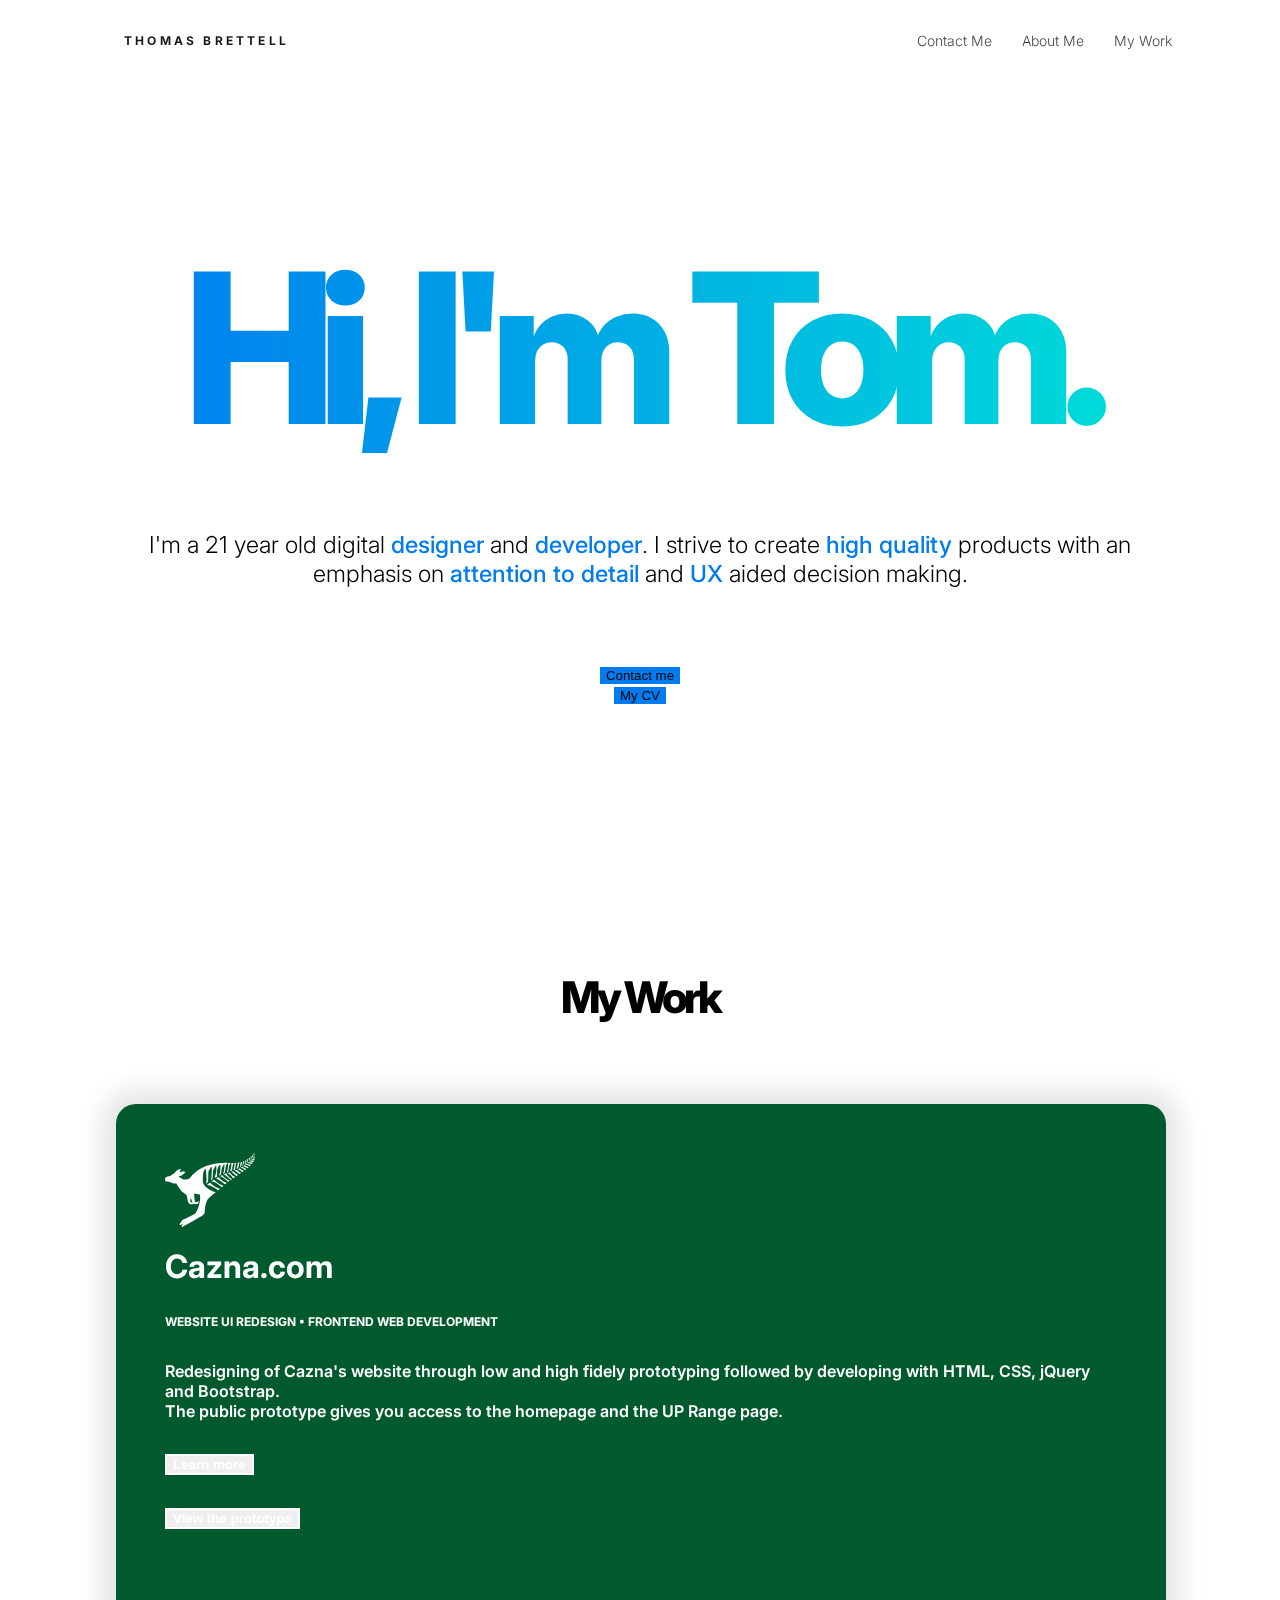
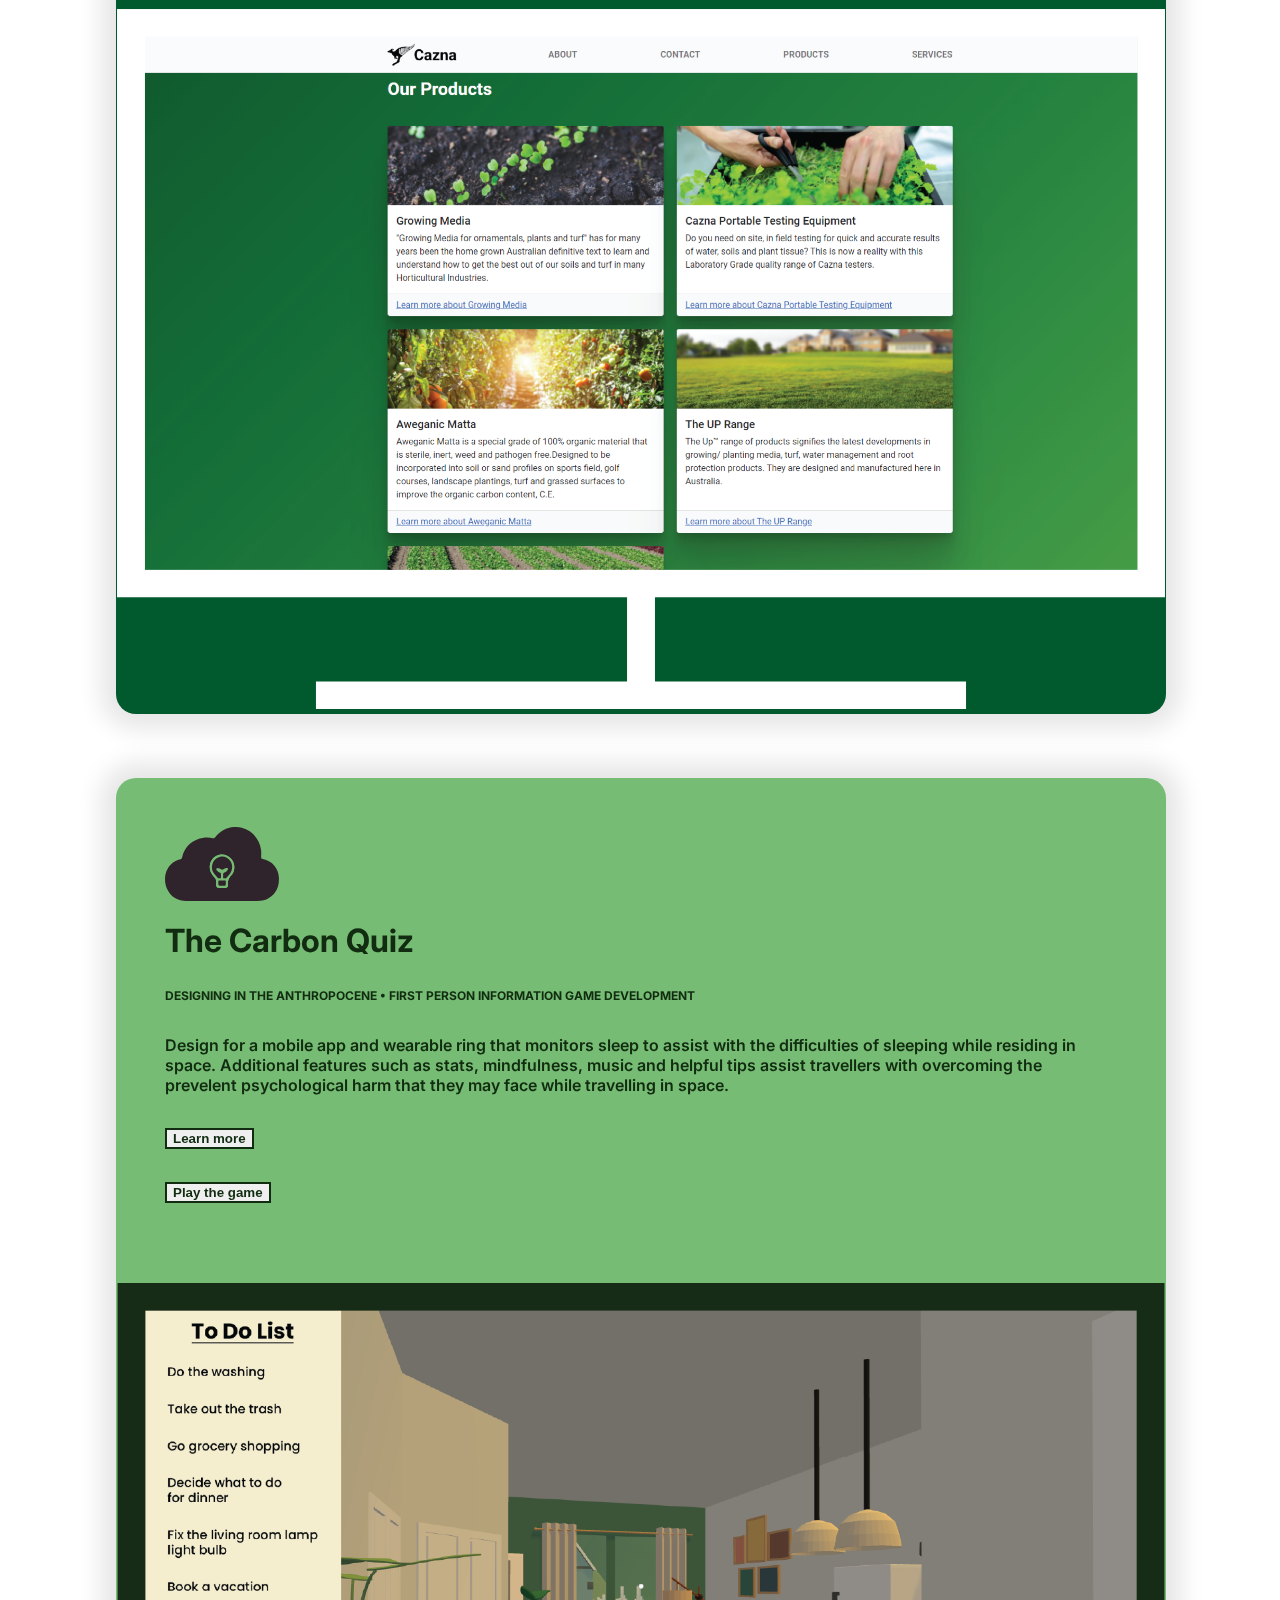
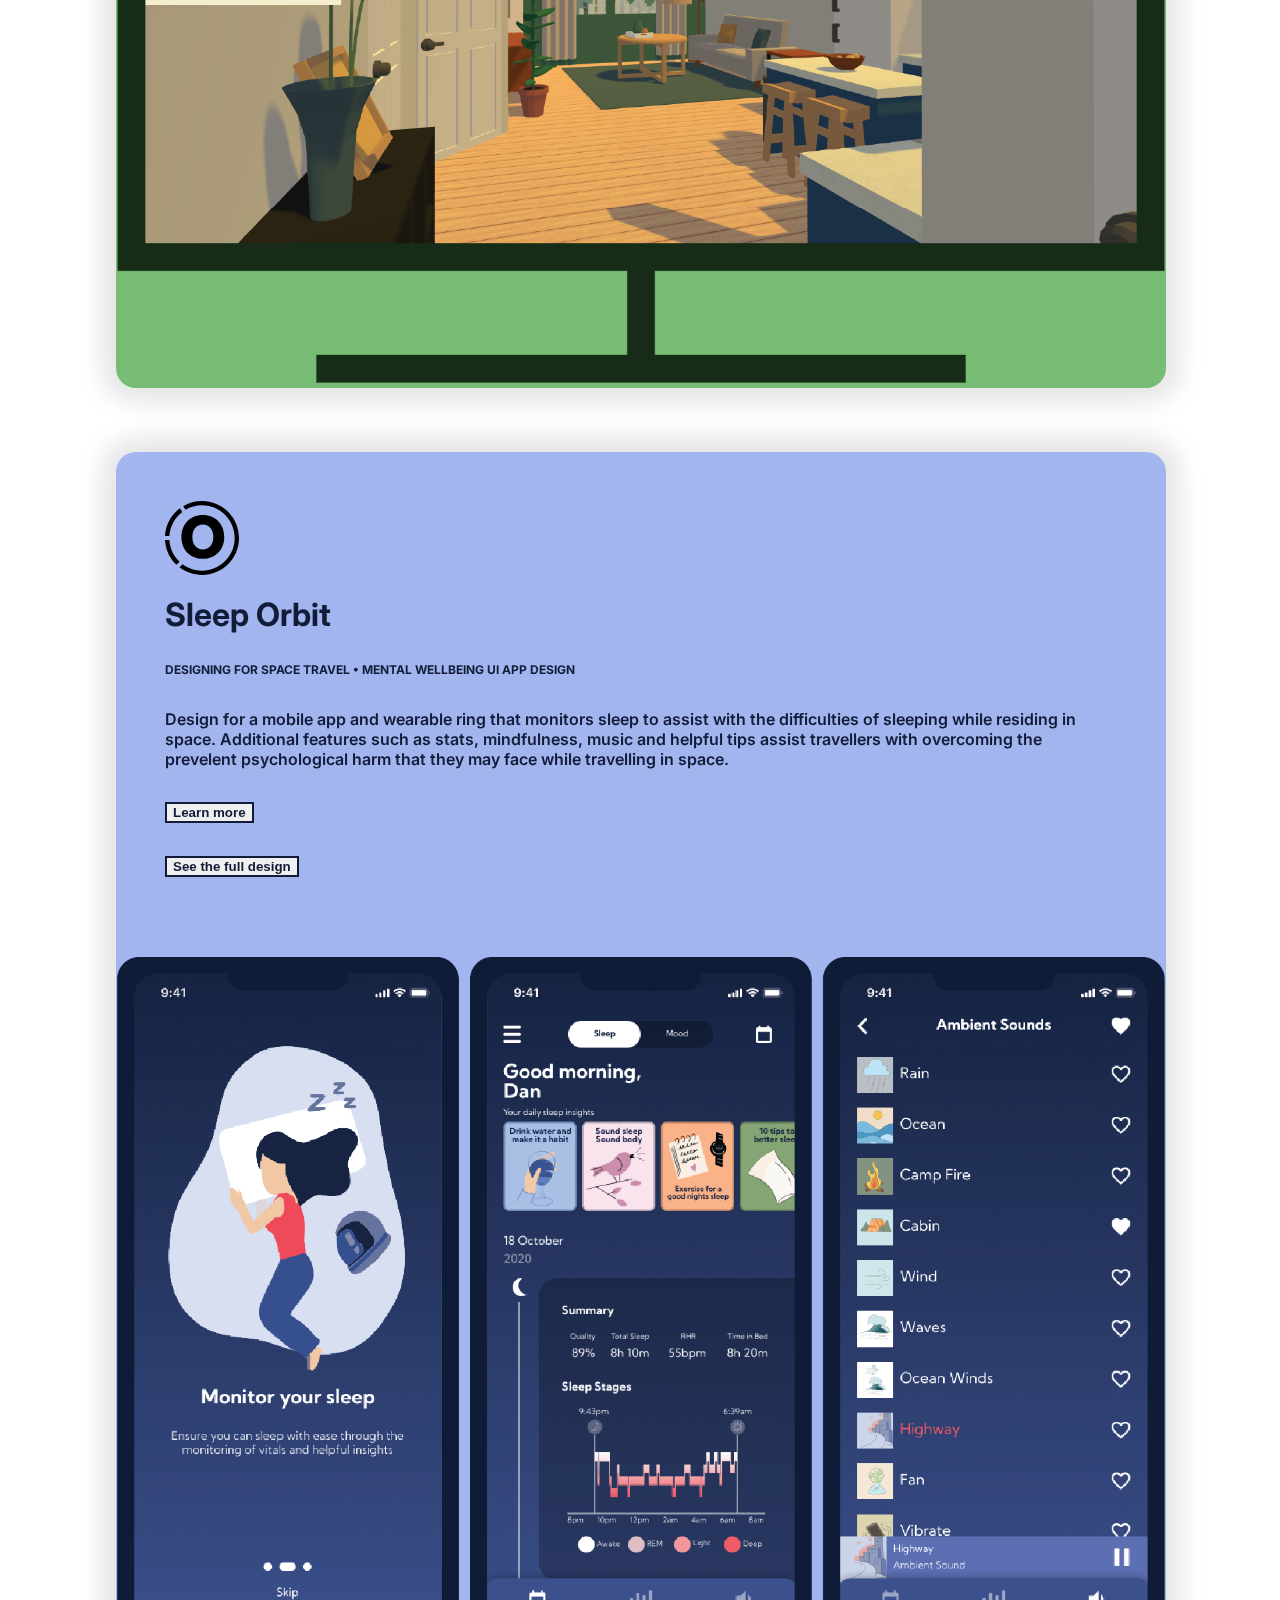
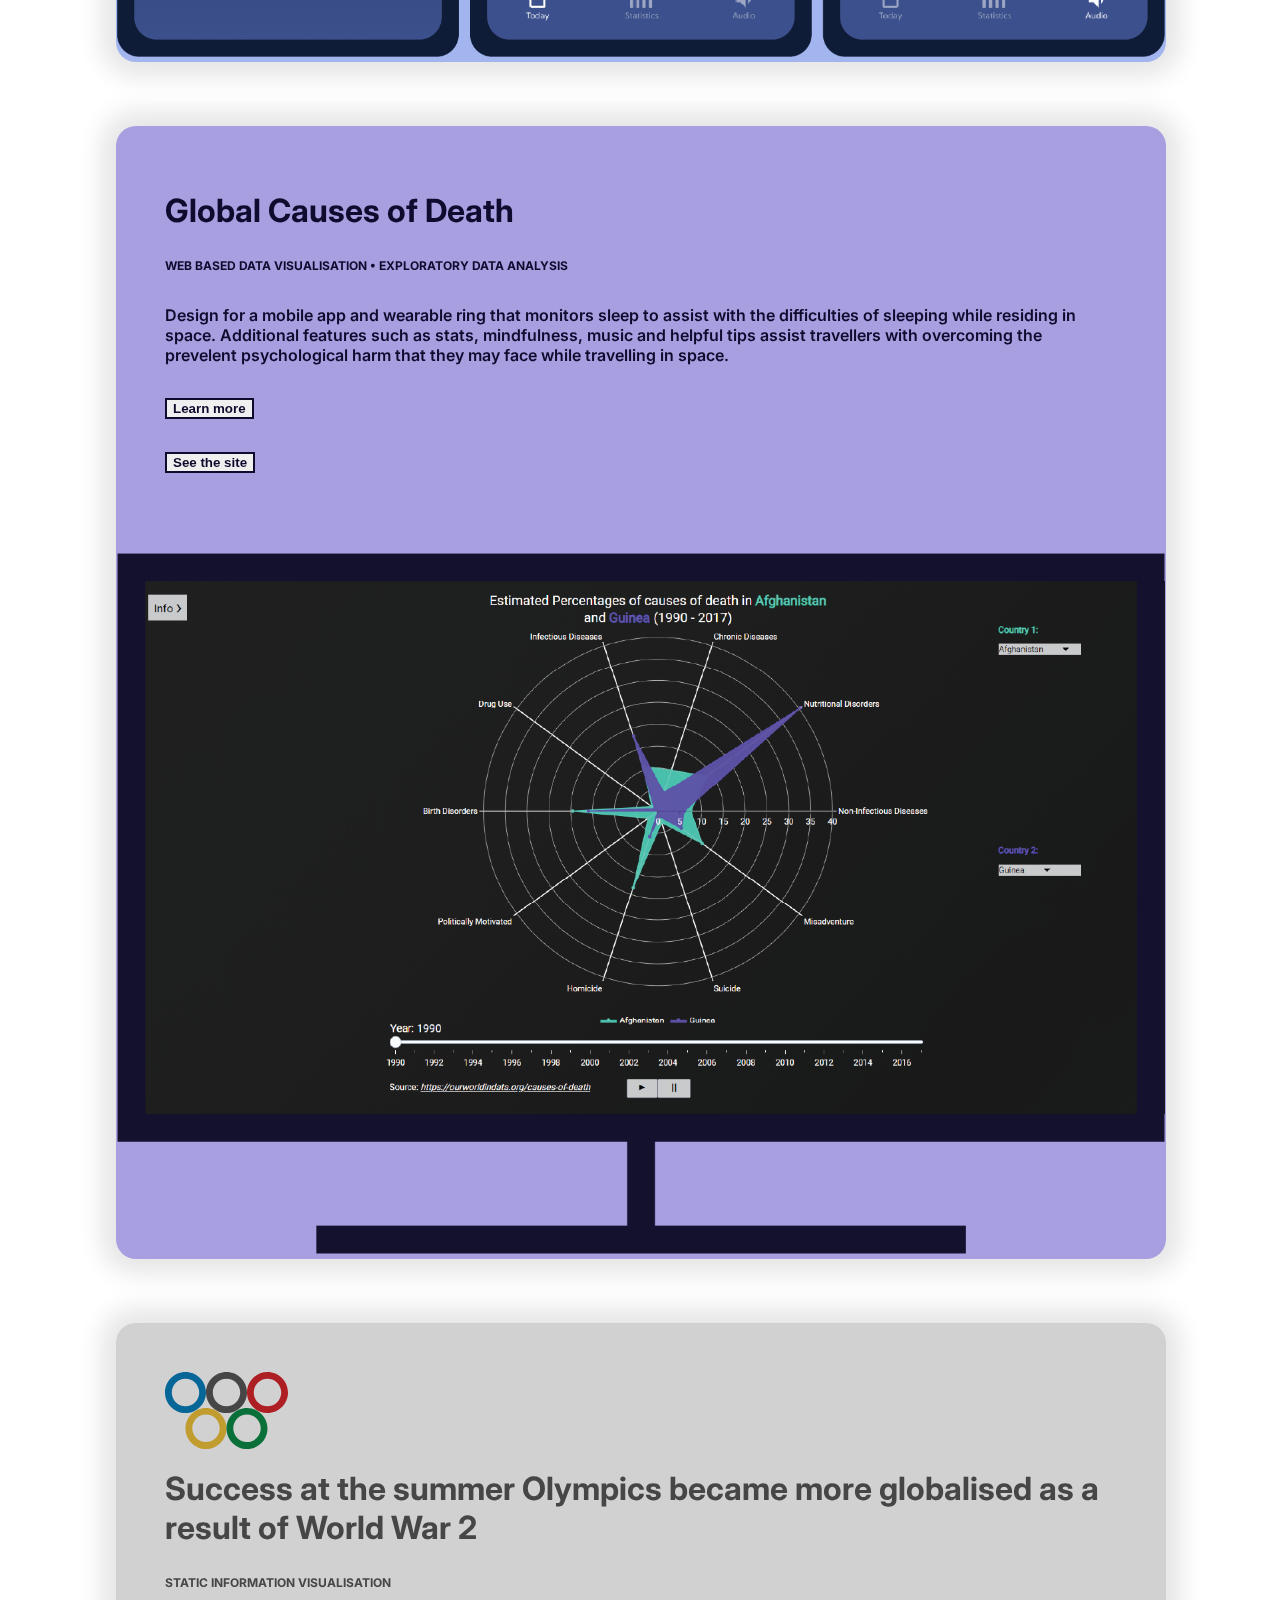
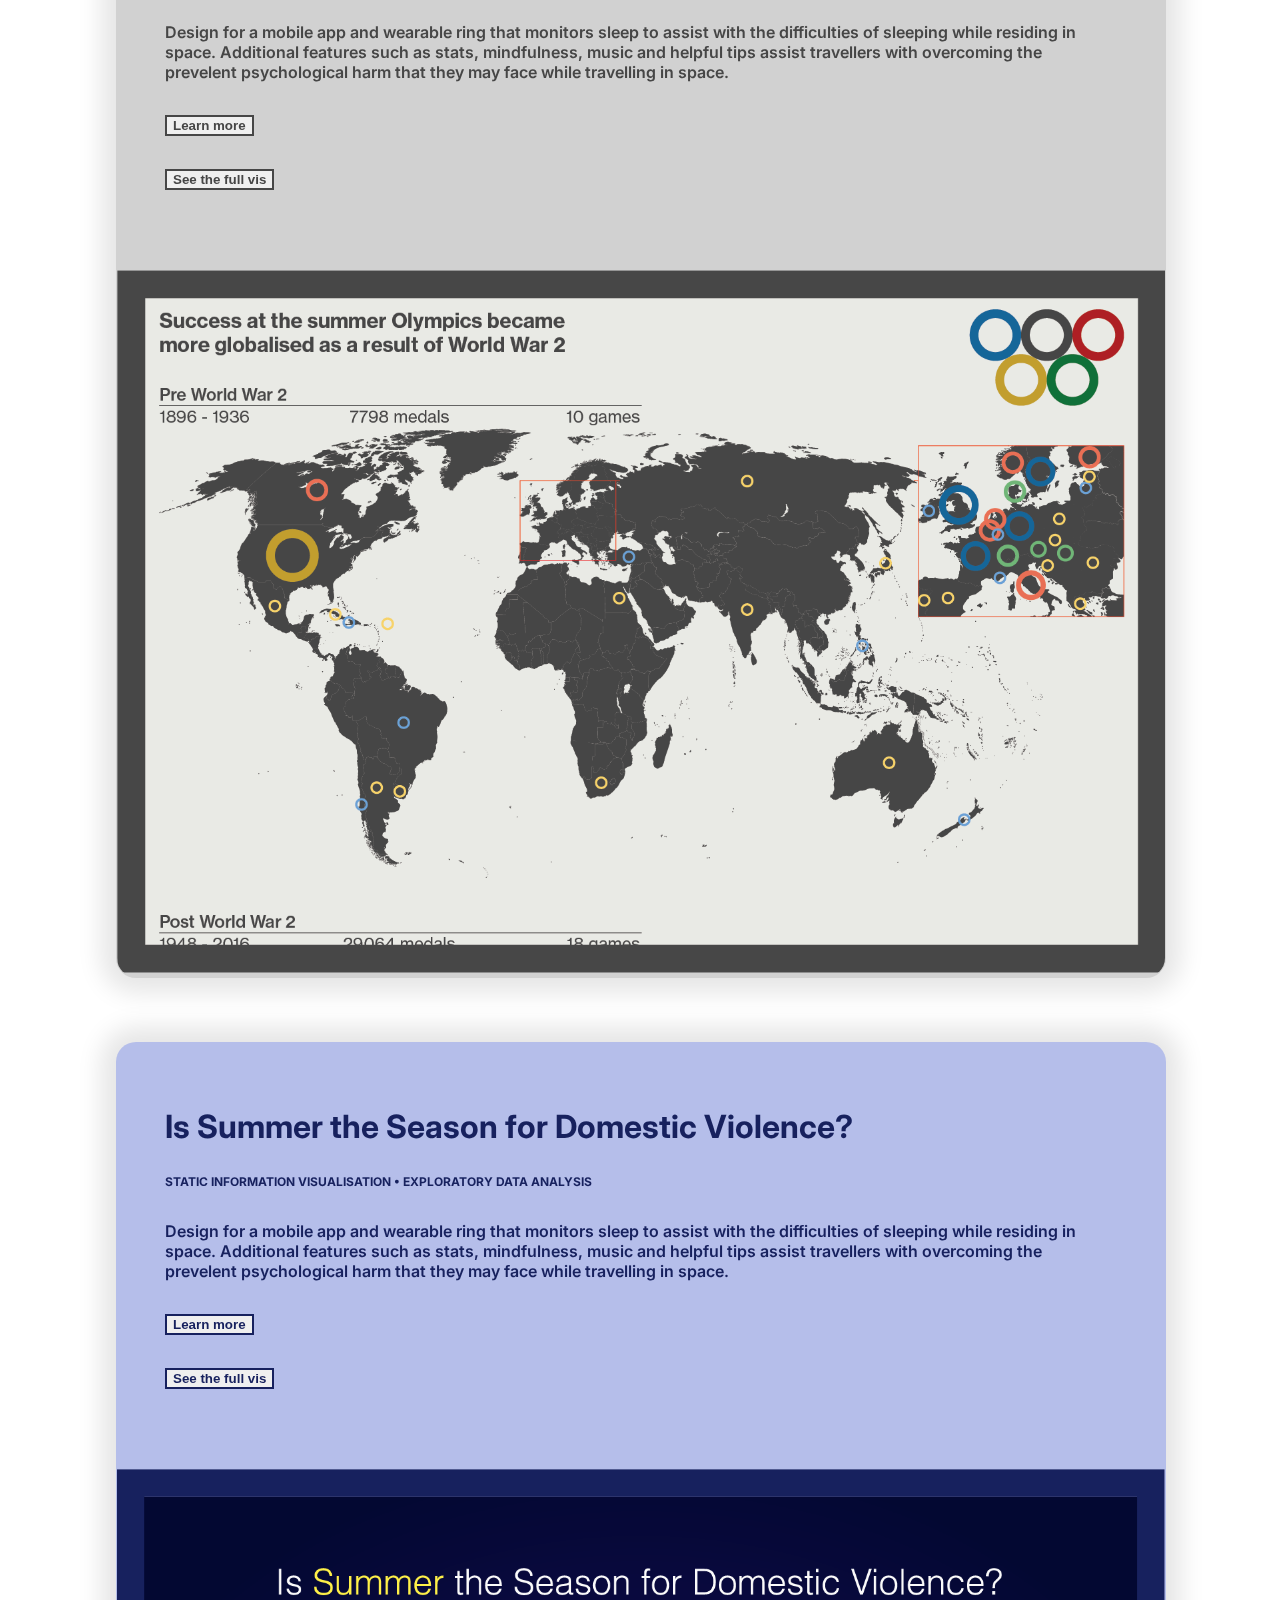
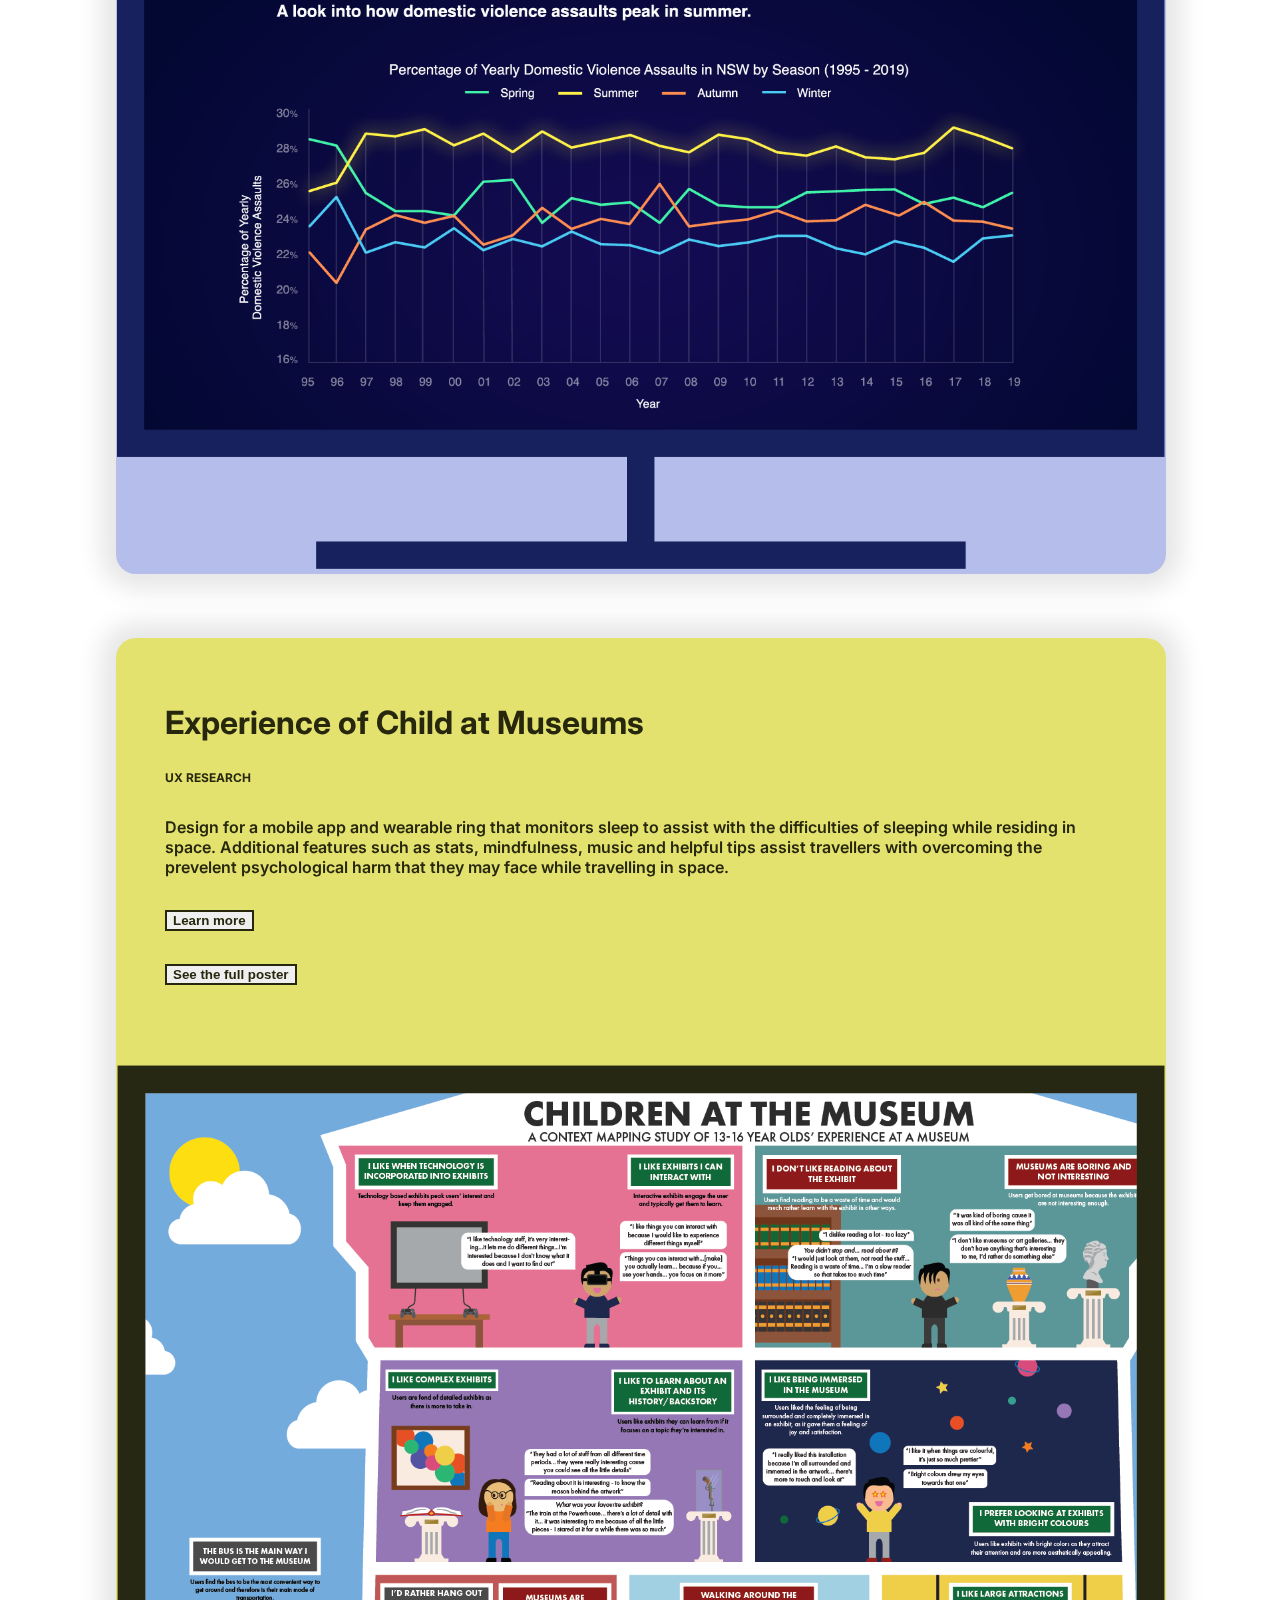
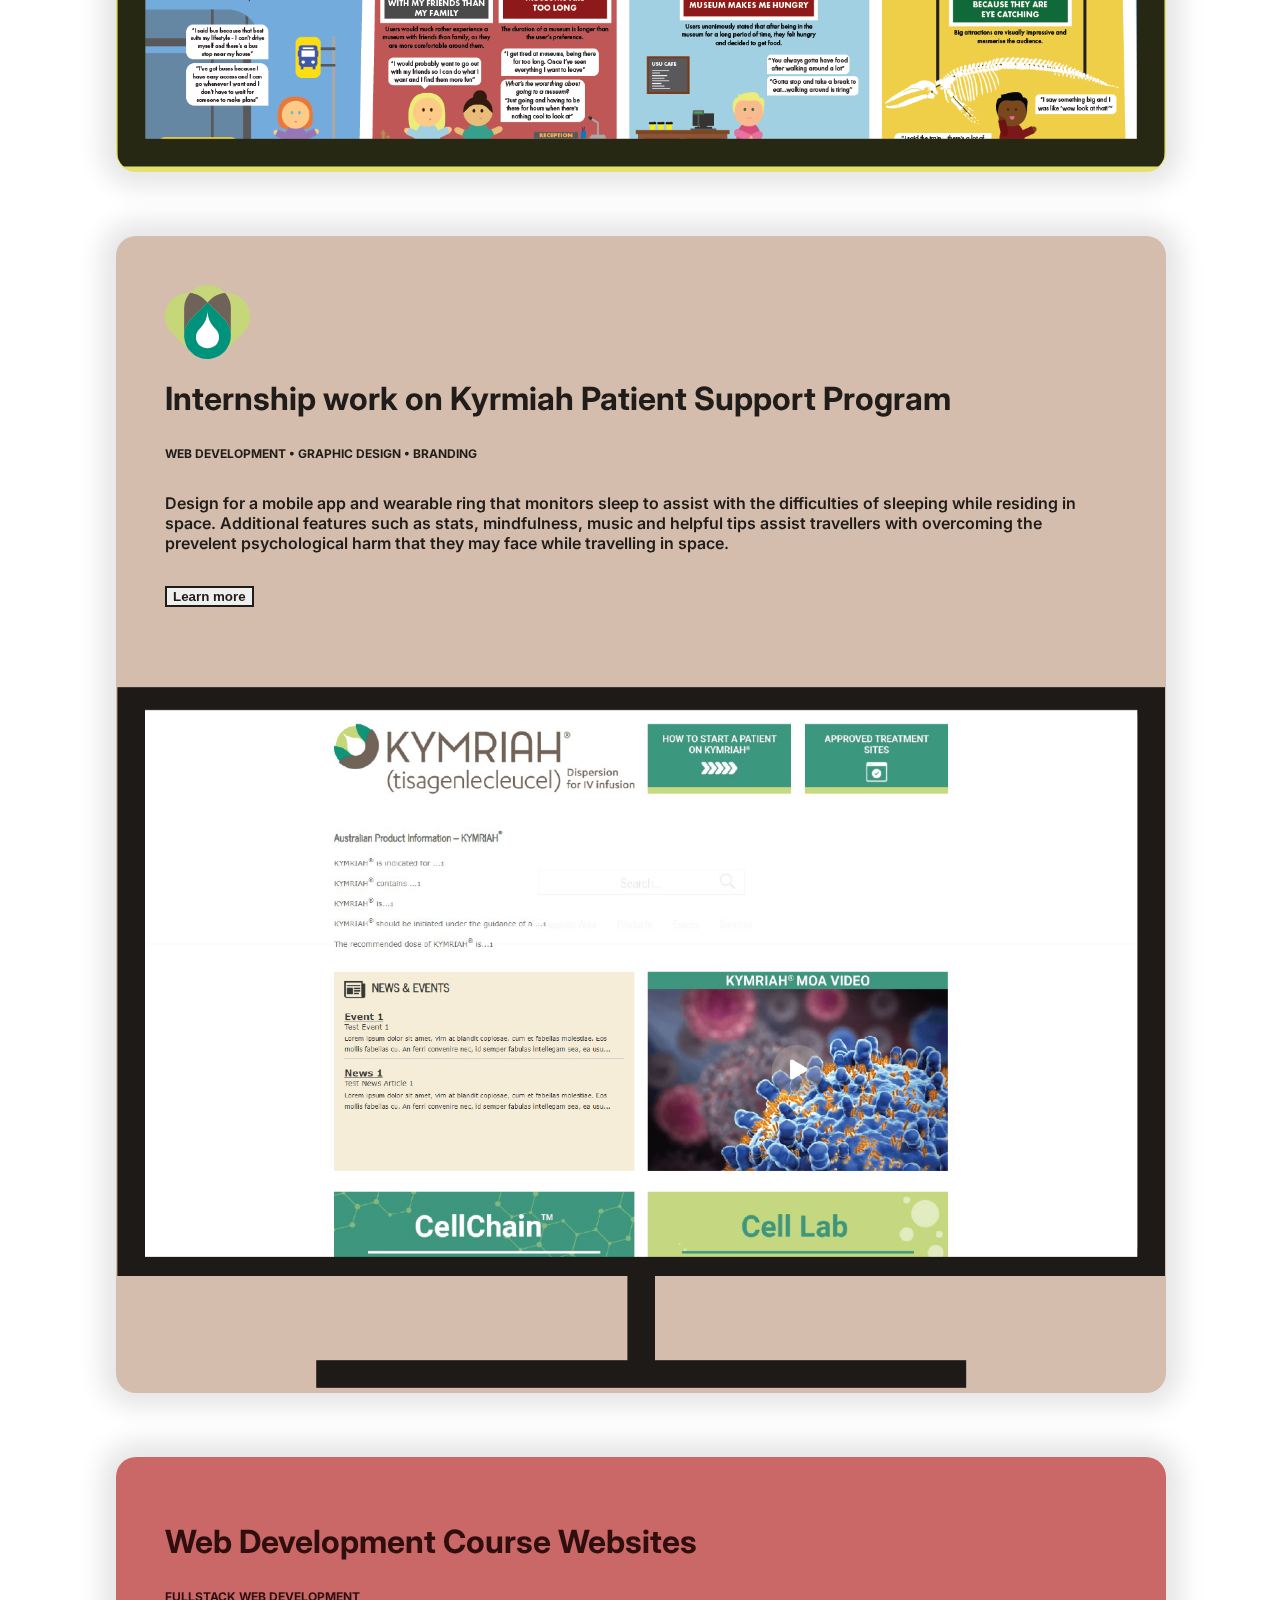
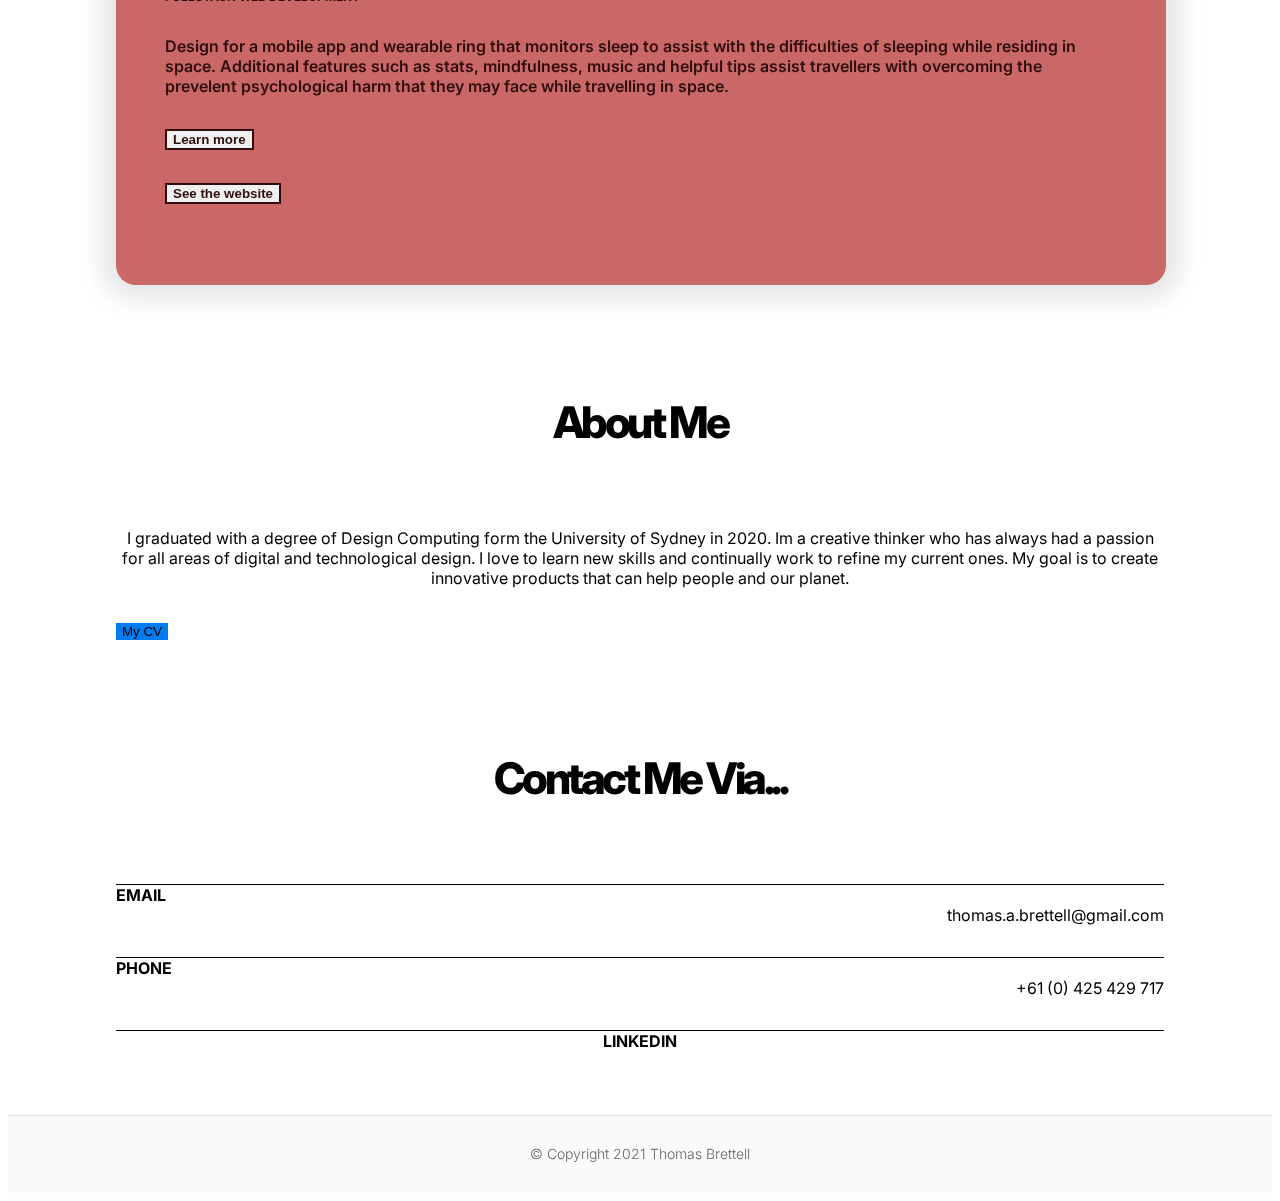
<file: index.html>
<!DOCTYPE html>
<html lang="en">

<head>
  <meta charset="UTF-8">
  <meta name="viewport" content="width=device-width, initial-scale=1.0">
  <title>Thomas Brettell | Portfolio</title>

  <link rel="icon" type="image/png" href="assets/favicon.ico" />

  <!-- Fonts -->
  <link rel="preconnect" href="https://fonts.gstatic.com">
  <link href="https://fonts.googleapis.com/css2?family=Inter:wght@100;200;300;400;500;600;700;800;900&display=swap"
    rel="stylesheet">
  <link href="https://fonts.googleapis.com/css2?family=Staatliches&display=swap" rel="stylesheet">

  <!-- Fontawesome -->
  <link rel="stylesheet" href="https://use.fontawesome.com/releases/v5.15.1/css/all.css"
    integrity="sha384-vp86vTRFVJgpjF9jiIGPEEqYqlDwgyBgEF109VFjmqGmIY/Y4HV4d3Gp2irVfcrp" crossorigin="anonymous">

  <!-- Bootstrap CSS -->
  <link href="https://cdn.jsdelivr.net/npm/bootstrap@5.0.0-beta1/dist/css/bootstrap.min.css" rel="stylesheet"
    integrity="sha384-giJF6kkoqNQ00vy+HMDP7azOuL0xtbfIcaT9wjKHr8RbDVddVHyTfAAsrekwKmP1" crossorigin="anonymous">

  <!-- Styles CSS -->
  <link rel="stylesheet" href="css/styles.css">
</head>

<body>
  <!-- Loading divs -->
  <div class="loading back"></div>
  <div class="loading mid"></div>
  <div class="loading front"></div>

  <!-- Navigation Bar -->
  <div class="navbar">
    <div class="nav-content-container">
      <div class="nav-first">
        <div>
          <a class="logo menu-links">THOMAS BRETTELL</a>
          <a class="hamburger">
            <svg width="56" height="50" viewBox="0 0 100 100">
              <path class="line line1"
                d="M 20,29.000046 H 80.000231 C 80.000231,29.000046 94.498839,28.817352 94.532987,66.711331 94.543142,77.980673 90.966081,81.670246 85.259173,81.668997 79.552261,81.667751 75.000211,74.999942 75.000211,74.999942 L 25.000021,25.000058" />
              <path class="line line2" d="M 20,50 H 80" />
              <path class="line line3"
                d="M 20,70.999954 H 80.000231 C 80.000231,70.999954 94.498839,71.182648 94.532987,33.288669 94.543142,22.019327 90.966081,18.329754 85.259173,18.331003 79.552261,18.332249 75.000211,25.000058 75.000211,25.000058 L 25.000021,74.999942" />
            </svg>
          </a>
        </div>

      </div>
      <div class="nav-second">
        <ul id="menu">
          <li class="menu-links">
            <a>My Work</a>
          </li>
          <li class="menu-links">
            <a>About Me</a>
          </li>
          <li class="menu-links">
            <a>Contact Me</a>
          </li>
        </ul>
      </div>
    </div>
  </div>

  <div class="main-wrapper">
    <section id="introduction">
      <div>
        <h1 class="title-text">Hi, I'm Tom.</h1>
        <h3 class="intro-text">I'm a 21 year old digital <span class="highlight-text">designer</span> and <span
            class="highlight-text">developer</span>. I strive to create <span class="highlight-text">high
            quality</span>
          products with an emphasis on
          <span class="highlight-text">attention to detail</span> and <span class="highlight-text">UX</span> aided
          decision making.</h3>
        <div class="row justify-content-center">
          <div class="col-6 col-sm-5 col-md-4 col-lg-3">
            <div class="d-grid h-100">
              <button class="btn-lg btn-primary intro-btn" type="button">Contact me</button>
            </div>
          </div>
          <div class="col-6 col-sm-5 col-md-4 col-lg-3">
            <div class="d-grid h-100">
              <button class="btn-lg btn-primary intro-btn cv-btn" type="button">My CV</button>
            </div>
          </div>
        </div>
      </div>
    </section>

    <section id="work">
      <h2>My Work</h2>

      <div class="card cazna-card">
        <div class="row g-0">
          <div class="col-md-6">
            <div class="card-body">
              <img src="assets/cazna/cazna-logo-vector.svg" alt="" height="74">
              <h5 class="card-title">Cazna.com</h5>
              <h6 class="card-subtitle">WEBSITE UI REDESIGN • FRONTEND WEB DEVELOPMENT</h6>
              <p class="card-text">Redesigning of Cazna's website through low and high fidely prototyping followed by
                developing with HTML, CSS, jQuery and Bootstrap.<br> The public prototype gives you access to the
                homepage and the UP Range page.</p>
              <div class="row">
                <div class="col-6">
                  <div class="d-grid h-100">
                    <button class="btn btn-outline-primary cazna-btn card-text turned-off" type="button" data-tooltip
                      title="Coming soon">Learn
                      more</button>
                  </div>
                </div>
                <div class="col-6">
                  <div class="d-grid h-100">
                    <button class="btn btn-outline-primary cazna-btn card-text" type="button"
                      href="https://thomasbrettell.github.io/cazna-site/index.html">View the prototype</button>
                  </div>
                </div>
              </div>
            </div>
          </div>
          <div class="col-md-6">
            <img src="assets/cazna/cazna-card-image.png" class="card-image" alt="...">
          </div>
        </div>
      </div>

      <div class="card carbon-quiz-card">
        <div class="row g-0">
          <div class="col-md-6">
            <div class="card-body">
              <img src="assets/carbon-quiz/TheCarbonQuizLogo.svg" alt="" height="74">
              <h5 class="card-title">The Carbon Quiz</h5>
              <h6 class="card-subtitle">DESIGNING IN THE ANTHROPOCENE • FIRST PERSON INFORMATION GAME DEVELOPMENT</h6>
              <p class="card-text">Design for a mobile app and wearable ring that monitors sleep to assist with the
                difficulties of sleeping while residing in space. Additional features such as stats, mindfulness,
                music
                and helpful tips assist travellers with overcoming the prevelent psychological harm that they may face
                while travelling in space.</p>
              <div class="row">
                <div class="col-6">
                  <div class="d-grid h-100">
                    <button class="btn btn-outline-primary carbon-quiz-btn card-text turned-off" type="button"
                      data-tooltip title="Coming soon">Learn
                      more</button>
                  </div>
                </div>
                <div class="col-6">
                  <div class="d-grid h-100">
                    <button class="btn btn-outline-primary carbon-quiz-btn card-text" type="button"
                      href="https://thomasbrettell.itch.io/the-carbon-quiz-webgl">Play the game</button>
                  </div>
                </div>
              </div>
            </div>
          </div>
          <div class="col-md-6">
            <img src="assets/carbon-quiz/carbom-quiz-card-image.png" class="card-image" alt="...">
          </div>
        </div>
      </div>

      <div class="card sleep-orbit-card">
        <div class="row g-0">
          <div class="col-md-6">
            <div class="card-body">
              <img src="assets/sleep-orbit/sleeporbit logo small.svg" alt="" height="74">
              <h5 class="card-title">Sleep Orbit</h5>
              <h6 class="card-subtitle">DESIGNING FOR SPACE TRAVEL • MENTAL WELLBEING UI APP DESIGN</h6>
              <p class="card-text">Design for a mobile app and wearable ring that monitors sleep to assist with the
                difficulties of sleeping while residing in space. Additional features such as stats, mindfulness,
                music
                and helpful tips assist travellers with overcoming the prevelent psychological harm that they may face
                while travelling in space.</p>
              <div class="row">
                <div class="col-6">
                  <div class="d-grid h-100">
                    <button class="btn btn-outline-primary sleep-orbit-btn card-text turned-off" type="button"
                      data-tooltip title="Coming soon">Learn
                      more</button>
                  </div>
                </div>
                <div class="col-6">
                  <div class="d-grid h-100">
                    <button class="btn btn-outline-primary sleep-orbit-btn card-text" type="button">See the full
                      design</button>
                  </div>
                </div>
              </div>
            </div>
          </div>
          <div class="col-md-6">
            <img src="assets/sleep-orbit/sleep-orbit-card-image.png" class="card-image" alt="...">
          </div>
        </div>
      </div>

      <div class="card global-death-card">
        <div class="row g-0">
          <div class="col-md-6">
            <div class="card-body">
              <h5 class="card-title">Global Causes of Death</h5>
              <h6 class="card-subtitle">WEB BASED DATA VISUALISATION • EXPLORATORY DATA ANALYSIS</h6>
              <p class="card-text">Design for a mobile app and wearable ring that monitors sleep to assist with the
                difficulties of sleeping while residing in space. Additional features such as stats, mindfulness,
                music
                and helpful tips assist travellers with overcoming the prevelent psychological harm that they may face
                while travelling in space.</p>
              <div class="row">
                <div class="col-6">
                  <div class="d-grid h-100">
                    <button class="btn btn-outline-primary global-death-btn card-text turned-off" type="button"
                      data-tooltip title="Coming soon">Learn
                      more</button>
                  </div>
                </div>
                <div class="col-6">
                  <div class="d-grid h-100">
                    <button class="btn btn-outline-primary global-death-btn card-text" type="button">See the
                      site</button>
                  </div>
                </div>
              </div>
            </div>
          </div>
          <div class="col-md-6">
            <img src="assets/global-deaths/global-deaths-card-image copy.png" class="card-image" alt="...">
          </div>
        </div>
      </div>

      <div class="card olympics-vis-card">
        <div class="row g-0">
          <div class="col-md-6">
            <div class="card-body">
              <img src="assets/olympics-vis/olympics-vis-logo.svg" alt="" height="77">
              <h5 class="card-title">Success at the summer Olympics became
                more globalised as a result of World War 2</h5>
              <h6 class="card-subtitle">STATIC INFORMATION VISUALISATION</h6>
              <p class="card-text">Design for a mobile app and wearable ring that monitors sleep to assist with the
                difficulties of sleeping while residing in space. Additional features such as stats, mindfulness,
                music
                and helpful tips assist travellers with overcoming the prevelent psychological harm that they may face
                while travelling in space.</p>
              <div class="row">
                <div class="col-6">
                  <div class="d-grid h-100">
                    <button class="btn btn-outline-primary olympics-vis-btn card-text turned-off" type="button"
                      data-tooltip title="Coming soon">Learn
                      more</button>
                  </div>
                </div>
                <div class="col-6">
                  <div class="d-grid h-100">
                    <button class="btn btn-outline-primary olympics-vis-btn card-text" type="button">See the full
                      vis</button>
                  </div>
                </div>
              </div>
            </div>
          </div>
          <div class="col-md-6">
            <img src="assets/olympics-vis/olympic-vis-card-image.png" class="card-image" alt="...">
          </div>
        </div>
      </div>

      <div class="card domestic-violence-vis-card">
        <div class="row g-0">
          <div class="col-md-6">
            <div class="card-body">
              <h5 class="card-title">Is Summer the Season for Domestic Violence?</h5>
              <h6 class="card-subtitle">STATIC INFORMATION VISUALISATION • EXPLORATORY DATA ANALYSIS</h6>
              <p class="card-text">Design for a mobile app and wearable ring that monitors sleep to assist with the
                difficulties of sleeping while residing in space. Additional features such as stats, mindfulness,
                music
                and helpful tips assist travellers with overcoming the prevelent psychological harm that they may face
                while travelling in space.</p>
              <div class="row">
                <div class="col-6">
                  <div class="d-grid h-100">
                    <button class="btn btn-outline-primary domestic-violence-vis-btn card-text turned-off" type="button"
                      data-tooltip title="Coming soon">Learn
                      more</button>
                  </div>
                </div>
                <div class="col-6">
                  <div class="d-grid h-100">
                    <button class="btn btn-outline-primary domestic-violence-vis-btn card-text" type="button">See the
                      full
                      vis</button>
                  </div>
                </div>
              </div>
            </div>
          </div>
          <div class="col-md-6">
            <img src="assets/domestic-violence-vis/domestic-violence-vis-card-image.png" class="card-image" alt="...">
          </div>
        </div>
      </div>

      <div class="card museum-card">
        <div class="row g-0">
          <div class="col-md-6">
            <div class="card-body">
              <h5 class="card-title">Experience of Child at Museums</h5>
              <h6 class="card-subtitle">UX RESEARCH</h6>
              <p class="card-text">Design for a mobile app and wearable ring that monitors sleep to assist with the
                difficulties of sleeping while residing in space. Additional features such as stats, mindfulness,
                music
                and helpful tips assist travellers with overcoming the prevelent psychological harm that they may face
                while travelling in space.</p>
              <div class="row">
                <div class="col-6">
                  <div class="d-grid h-100">
                    <button class="btn btn-outline-primary museum-btn card-text turned-off" type="button" data-tooltip
                      title="Coming soon">Learn
                      more</button>
                  </div>
                </div>
                <div class="col-6">
                  <div class="d-grid h-100">
                    <button class="btn btn-outline-primary museum-btn card-text" type="button">See the full
                      poster</button>
                  </div>
                </div>
              </div>
            </div>
          </div>
          <div class="col-md-6">
            <img src="assets/museum/museum-card-image.png" class="card-image" alt="...">
          </div>
        </div>
      </div>

      <div class="card kymriah-card">
        <div class="row g-0">
          <div class="col-md-6">
            <div class="card-body">
              <img src="assets/kymriah/kymriah-logo.svg" alt="" height="74">
              <h5 class="card-title">Internship work on Kyrmiah Patient Support Program</h5>
              <h6 class="card-subtitle">WEB DEVELOPMENT • GRAPHIC DESIGN • BRANDING</h6>
              <p class="card-text">Design for a mobile app and wearable ring that monitors sleep to assist with the
                difficulties of sleeping while residing in space. Additional features such as stats, mindfulness,
                music
                and helpful tips assist travellers with overcoming the prevelent psychological harm that they may face
                while travelling in space.</p>
              <div class="row">
                <div class="col">
                  <div class="d-grid h-100">
                    <button class="btn btn-outline-primary kymriah-btn card-text turned-off" type="button" data-tooltip
                      title="Coming soon">Learn
                      more</button>
                  </div>
                </div>
              </div>
            </div>
          </div>
          <div class="col-md-6">
            <img src="assets/kymriah/kymriah-card-image.png" class="card-image" alt="...">
          </div>
        </div>
      </div>

      <div class="card web-dev-card">
        <div class="row g-0">
          <div class="col">
            <div class="card-body">
              <h5 class="card-title">Web Development Course Websites</h5>
              <h6 class="card-subtitle">FULLSTACK WEB DEVELOPMENT</h6>
              <p class="card-text">Design for a mobile app and wearable ring that monitors sleep to assist with the
                difficulties of sleeping while residing in space. Additional features such as stats, mindfulness,
                music
                and helpful tips assist travellers with overcoming the prevelent psychological harm that they may face
                while travelling in space.</p>
              <div class="row">
                <div class="col-6">
                  <div class="d-grid h-100">
                    <button class="btn btn-outline-primary web-dev-btn card-text turned-off" type="button" data-tooltip
                      title="Coming soon">Learn
                      more</button>
                  </div>
                </div>
                <div class="col-6">
                  <div class="d-grid h-100">
                    <button class="btn btn-outline-primary web-dev-btn card-text turned-off" type="button" data-tooltip
                      title="Coming soon">See the
                      website</button>
                  </div>
                </div>
              </div>
            </div>
          </div>
        </div>
      </div>
    </section>

    <section id="about">
      <h2>About Me</h2>
      <div class="row justify-content-center">
        <div class="col-10">
          <p>I graduated with a degree of Design Computing form the University of Sydney in 2020. Im a creative thinker
            who
            has always had a passion for all areas of digital and technological design. I love to learn new skills and
            continually work to refine my current ones. My goal is to create innovative products that can help
            people and our planet.</p>
        </div>
      </div>
      <div class="d-grid col-5 col-sm-3 col-md-2 mx-auto">
        <button class="btn-lg btn-primary cv-btn intro-btn" type="button">My CV</button>
      </div>
    </section>

    <section id="contact">
      <h2>Contact Me Via...</h2>
      <div class="row justify-content-around">
        <div class="col-10 col-md-5">
          <a href="mailto:thomas.a.brettell@gmail.com">
            <div class="row justify-content-center contact-row">
              <div class="col-12 col-sm-2 contact-col">
                <p><strong>EMAIL</strong></p>
              </div>
              <div class="col-12 col-sm-10 contact-col contact-col-right">
                <p>thomas.a.brettell@gmail.com</p>
              </div>
            </div>
          </a>
        </div>
        <div class="col-10 col-md-5">
          <a href="tel:+61425429717">
            <div class="row justify-content-center contact-row">
              <div class="col-12 col-sm-2 contact-col">
                <p><strong>PHONE</strong></p>
              </div>
              <div class="col-12 col-sm-10 contact-col contact-col-right">
                <p>+61 (0) 425 429 717</p>
              </div>
            </div>
          </a>
        </div>
      </div>
      <a target="_blank" href="https://www.linkedin.com/in/thomas-brettell-153a991b5/">
        <div class="row justify-content-around">
          <div class="col-10 col-md-5 contact-row contact-col-linkedin contact-col">
            <p><strong>LINKEDIN</strong></p>
          </div>
        </div>
      </a>
    </section>
  </div>

  <footer id="footer">
    <p>© Copyright 2021 Thomas Brettell</p>
  </footer>

</body>


<!-- JQuery-->
<script src="https://ajax.googleapis.com/ajax/libs/jquery/3.5.1/jquery.min.js"></script>
<script src="jquery.fittext.js"></script>

<!-- Bootstap JS + Plugins -->
<script src="https://cdn.jsdelivr.net/npm/bootstrap@5.0.0-beta1/dist/js/bootstrap.bundle.min.js"
  integrity="sha384-ygbV9kiqUc6oa4msXn9868pTtWMgiQaeYH7/t7LECLbyPA2x65Kgf80OJFdroafW" crossorigin="anonymous">
</script>

<!-- Index JavaScript -->
<script src="index.js" charset="utf-8"></script>

</html>
</file>
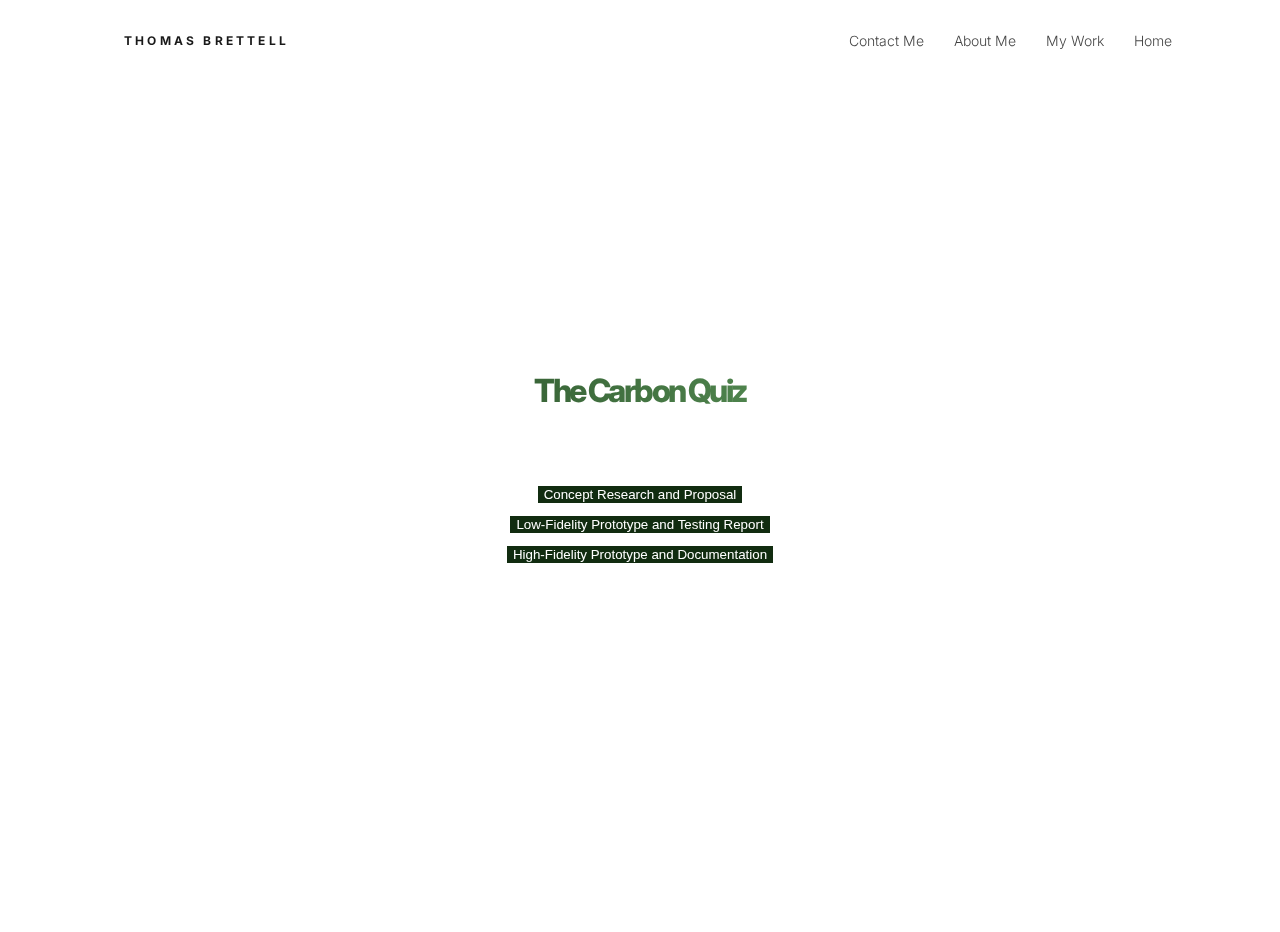
<file: the-carbon-quiz-about.html>
<!DOCTYPE html>
<html lang="en">

<head>
  <meta charset="UTF-8">
  <meta name="viewport" content="width=device-width, initial-scale=1.0">
  <title>Thomas Brettell | Portfolio</title>

  <meta name="author" content="Thomas Brettell">
  <meta name="keywords"
    content="Thomas, Brettell, Portfolio, Web Developer, Work, HTML, CSS, jQuery, React, JavaScript, Node, Data, Data visualisation, Design computing, University of Sydney">
  <meta name="description"
    content="Thomas Brettell's portfolio. I'm a 21 year old digital designer and developer. I strive to create high quality products with an emphasis on attention to detail and UX aided decision making.">

  <!-- Favicon -->
  <link rel="icon" type="image/png" href="assets/favicon.ico" />

  <!-- Fonts -->
  <link rel="preconnect" href="https://fonts.gstatic.com">
  <link href="https://fonts.googleapis.com/css2?family=Inter:wght@100;200;300;400;500;600;700;800;900&display=swap"
    rel="stylesheet">
  <link href="https://fonts.googleapis.com/css2?family=Staatliches&display=swap" rel="stylesheet">

  <!-- Fontawesome -->
  <link rel="stylesheet" href="https://use.fontawesome.com/releases/v5.15.1/css/all.css"
    integrity="sha384-vp86vTRFVJgpjF9jiIGPEEqYqlDwgyBgEF109VFjmqGmIY/Y4HV4d3Gp2irVfcrp" crossorigin="anonymous">

  <!-- Bootstrap CSS -->
  <link href="https://cdn.jsdelivr.net/npm/bootstrap@5.0.0-beta1/dist/css/bootstrap.min.css" rel="stylesheet"
    integrity="sha384-giJF6kkoqNQ00vy+HMDP7azOuL0xtbfIcaT9wjKHr8RbDVddVHyTfAAsrekwKmP1" crossorigin="anonymous">

  <!-- Styles CSS -->
  <link rel="stylesheet" href="css/styles.css">
</head>

<body>
  <header>
    <!-- Navigation Bar -->
    <div class="navbar">
      <div class="nav-content-container">
        <div class="nav-first">
          <div>
            <a class="logo menu-links">THOMAS BRETTELL</a>
            <a class="hamburger">
              <svg width="56" height="50" viewBox="0 0 100 100">
                <path class="line line1"
                  d="M 20,29.000046 H 80.000231 C 80.000231,29.000046 94.498839,28.817352 94.532987,66.711331 94.543142,77.980673 90.966081,81.670246 85.259173,81.668997 79.552261,81.667751 75.000211,74.999942 75.000211,74.999942 L 25.000021,25.000058" />
                <path class="line line2" d="M 20,50 H 80" />
                <path class="line line3"
                  d="M 20,70.999954 H 80.000231 C 80.000231,70.999954 94.498839,71.182648 94.532987,33.288669 94.543142,22.019327 90.966081,18.329754 85.259173,18.331003 79.552261,18.332249 75.000211,25.000058 75.000211,25.000058 L 25.000021,74.999942" />
              </svg>
            </a>
          </div>

        </div>
        <div class="nav-second">
          <ul id="menu">
            <li class="menu-links">
              <a>Home</a>
            </li>
            <li class="menu-links">
              <a>My Work</a>
            </li>
            <li class="menu-links">
              <a>About Me</a>
            </li>
            <li class="menu-links">
              <a>Contact Me</a>
            </li>
          </ul>
        </div>
      </div>
    </div>
  </header>

  <main>
    <div class="main-wrapper">
      <section id="introduction">
        <div>
          <h1 class="carbon-quiz-title">The Carbon Quiz</h1>
          <div class="row justify-content-center">
            <div class="col-12 col-md-4">
              <div class="d-grid h-100">
                <button class="btn btn-primary carbon-quiz-intro-btn" type="button">Concept Research and Proposal</button>
              </div>
            </div>
            <div class="col-12 col-md-4">
              <div class="d-grid h-100">
                <button class="btn btn-primary carbon-quiz-intro-btn" type="button">Low-Fidelity Prototype and Testing Report</button>
              </div>
            </div>
            <div class="col-12 col-md-4">
              <div class="d-grid h-100">
                <button class="btn btn-primary carbon-quiz-intro-btn" type="button">High-Fidelity Prototype and Documentation</button>
              </div>
            </div>
          </div>
        </div>
      </section>
    </div>
  </main>
</body>


<!-- JQuery-->
<script src="https://ajax.googleapis.com/ajax/libs/jquery/3.5.1/jquery.min.js"></script>
<script src="jquery.fittext.js"></script>

<!-- Bootstap JS + Plugins -->
<script src="https://cdn.jsdelivr.net/npm/bootstrap@5.0.0-beta1/dist/js/bootstrap.bundle.min.js"
  integrity="sha384-ygbV9kiqUc6oa4msXn9868pTtWMgiQaeYH7/t7LECLbyPA2x65Kgf80OJFdroafW" crossorigin="anonymous">
</script>

<!-- Index JavaScript -->
<script src="index.js" charset="utf-8"></script>

</html>
</file>
<file: css/styles.css>
/* Generic */
body {
    font-family: 'Inter', sans-serif;
}

section {
    padding-top: 1rem;
}

h2 {
    text-align: center;
    padding-bottom: 3rem;
    line-height: 1;
    font-weight: 800;
    letter-spacing: -.08em;
    font-size: calc(2rem + .9vw);
}

h3 {
    font-weight: 300;
}

p {
    margin: 0;
}

a {
    text-decoration: none;
    color: inherit;
}

a:hover {
    color: inherit;
}

.main-padding {
    padding-top: 10rem;
}

.disp-inline {
    display: inline;
}

.main-wrapper {
    max-width: 100%;
    margin: 0 auto;
    width: 1048px;
    padding: 0 24px;
}

.highlight-text {
    color: #007cf0;
    font-weight: 500;
}

.send-back {
    z-index: 0;
}

.turned-off {
    cursor: not-allowed !important;
}

.gradient-text {}

.btn {
    border: 2px solid transparent;
}

/* Loading */
.loading {
    position: fixed;
    top: 0;
    left: 0;
    height: 100%;
    width: 100%;
    z-index: 102;
}

.back {
    background-color: #52c4c7;
}

.mid {
    background-color: #489cc2;
}

.front {
    background-color: #3e76bb;
}

/* Navbar */
ul#menu li {
    display: flex;
    font-weight: 300;
    font-size: 0.875rem;
    color: rgb(0, 0, 0) !important;
    opacity: 0.75;
    padding: 0.5rem 0 0.5rem 26px;
    transition: opacity 0.3s ease;
}

ul#menu li:hover {
    opacity: 1;
}

ul#menu {
    direction: rtl;
    margin: 0;
    padding: 0;
}

.background {
    height: 200vh;
    background: linear-gradient(#e66465, #9198e5);
}

.navbar {
    padding-top: .5rem;
    padding-bottom: .5rem;
    position: fixed;
    top: 0;
    max-height: 64px;
    -webkit-backdrop-filter: saturate(180%) blur(5px);
    backdrop-filter: saturate(180%) blur(5px);
    background-color: rgba(255, 255, 255, 0.8);
    display: flex;
    justify-content: center;
    width: 100%;
    max-width: 100%;
    z-index: 101;
    transition: max-height 0.25s ease, box-shadow 0.3s ease;
    overflow: hidden;
}

.navbar-scrolled {
    box-shadow: inset 0 -1px 0 0 rgba(0, 0, 0, 0.1);
}

.nav-content-container {
    display: flex;
    flex-direction: row;
    align-items: center;
    width: 1048px;
    margin: auto;
    padding-left: 24px;
    padding-right: 24px;
    flex-direction: column;
    align-items: initial;
}

.nav-first {
    flex: 1 1;
    display: flex;
    justify-content: flex-start;
    align-items: center;
}

.logo {
    font-weight: 700;
    font-size: 0.75rem;
    letter-spacing: 0.2rem;
    color: rgba(0, 0, 0, 0.9) !important;
}

.nav-first div {
    margin-right: auto;
    display: flex;
    align-items: center;
    justify-content: space-between;
    width: 100%;
}

.nav-second {
    flex: 1 1;
    display: flex;
    justify-content: flex-end;
    align-items: center;
}

.menu-collapsed {
    max-height: 169px;
}

.menu-links {
    cursor: pointer;
}


/* Hamburger */
.hamburger {
    display: flex;
    float: left;
}

.container-fluid {
    padding: 0 15%;
    display: flex;
}

/* Backbutton */
.back-button {
    position: fixed;
    background: -webkit-linear-gradient(180deg, #00dfd8, #007cf0);
    border-radius: 15px;
    padding: 10px 15px 10px 15px;
    top: 84px;
    color:white;
}

.back-button a:hover {
    border-bottom: 1px solid white;
}

/* Introduction Section */
#introduction {
    height: 100vh;
    text-align: center;
    display: flex;
    flex-flow: column;
    justify-content: center;
}

.title-text {
    line-height: 1;
    font-weight: 800;
    letter-spacing: -.08em;
    background: -webkit-linear-gradient(180deg, #00dfd8, #007cf0);
    background-clip: text;
    -webkit-background-clip: text;
    -webkit-text-fill-color: transparent;
    margin: 0;
}

.intro-text {
    margin-top: 8.5vh;
    margin-bottom: 8.5vh;
    font-size: calc(1.3rem + .2vw);
}

.intro-btn {
    border: none;
    background-color: #007cf0;
}

.intro-btn:hover {
    background-color: #0258a8;
}


/* Work */
#work {}

.card {
    /* background: linear-gradient(to right bottom, #071931 0%, #33274f 50%, #661e43 100%); */
    background-color: white;
    width: 100%;
    border-radius: 20px;
    overflow: hidden;
    box-shadow: 0 0 25px 15px rgba(0, 0, 0, .1);
    -webkit-box-shadow: 0 0 25px 15px rgba(0, 0, 0, .1);
    border: 1px solid transparent;
    margin-bottom: 4rem;
    transition: transform 1s ease;
}

.card:hover {
    transform: scale(1.05);
}

.card-body {
    padding: 3rem;
}

.card-title {
    margin: 1rem 0;
    font-weight: 700;
    font-size: 2rem;
}

.card-subtitle {
    font-size: .75rem;
    margin-bottom: 2rem;
}

.card-text {
    font-weight: 600;
    margin-bottom: 2rem;
}

.card-image {
    width: 100%;
    height: 100%;
    -o-object-fit: contain;
    object-fit: contain;
    padding: 0 3rem 0 0;
}

/* Cazna card */
.cazna-card {
    background-color: #015a2d;
    color: #fff;
}

.cazna-btn {
    color: #fff;
    border-color: #fff;
}

.cazna-btn:hover {
    background-color: #fff;
    border-color: #fff;
    color: #015a2d;
}


/* The Carbon Quiz card */
.carbon-quiz-card {
    background-color: #76bc74;
    color: #112c10;
}

.carbon-quiz-btn {
    color: #112c10;
    border-color: #112c10;
}

.carbon-quiz-btn:hover {
    background-color: #112c10;
    border-color: #112c10;
    color: #fff;
}

/* Sleep Orbit card */
.sleep-orbit-card {
    background-color: #a2b5ee;
    color: #121c38;
}

.sleep-orbit-btn {
    color: #121c38;
    border-color: #121c38;
}

.sleep-orbit-btn:hover {
    background-color: #121c38;
    border-color: #121c38;
    color: #fff;
}

/* Global Causes of Death card*/
.global-death-card {
    background-color: #a79fe0;
    color: #0f0b2e;
}

.global-death-btn {
    color: #0f0b2e;
    border-color: #0f0b2e;
}

.global-death-btn:hover {
    background-color: #0f0b2e;
    border-color: #0f0b2e;
    color: #fff;
}

/* Olympics vis */
.olympics-vis-card {
    background-color: #d1d1d1;
    color: #464646;
}

.olympics-vis-btn {
    color: #464646;
    border-color: #464646;
}

.olympics-vis-btn:hover {
    background-color: #464646;
    border-color: #464646;
    color: #fff;
}

/* Domestic violence vis */
.domestic-violence-vis-card {
    background-color: #b5beea;
    color: #17215e;
}

.domestic-violence-vis-btn {
    color: #17215e;
    border-color: #17215e;
}

.domestic-violence-vis-btn:hover {
    background-color: #17215e;
    border-color: #17215e;
    color: #fff;
}

/* Museum */
.museum-card {
    background-color: #e4e26f;
    color: #27270d;
}

.museum-btn {
    color: #27270d;
    border-color: #27270d;
}

.museum-btn:hover {
    background-color: #27270d;
    border-color: #27270d;
    color: #fff;
}

/* Kymriah card */
.kymriah-card {
    background-color: #d4bdac;
    color: #201c19;
}

.kymriah-btn {
    color: #201c19;
    border-color: #201c19;
}

.kymriah-btn:hover {
    background-color: #201c19;
    border-color: #201c19;
    color: #fff;
}

/* Web Dev Card */
.web-dev-card {
    background-color: #ca6868;
    color: #310e0e;
}

.web-dev-btn {
    color: #310e0e;
    border-color: #310e0e;
}

.web-dev-btn:hover {
    background-color: #310e0e;
    border-color: #310e0e;
    color: #fff;
}

/* about */
#about {
    margin-bottom: 4rem;
}

#about p{
    text-align: center;
    margin-bottom: 2rem;
}

/* contact */
#contact {
}

.contact-row {
    border-top: 1px solid #000000;
    margin-bottom: 2rem;
}

.contact-col-linkedin {
    text-align: center;
}

.contact-col {
    padding: 0;
}

.contact-col-right {
    text-align: right;
}


/* Footer */
#footer {
    background-color: #fafafa;
    text-align: center;
    box-shadow: inset 0 1px 0 0 rgba(0, 0, 0, 0.1);
    padding: 2rem;
    font-family: 'Inter', sans-serif;
    font-size: 0.875rem;
    font-weight: 300;
    color: #666;
    line-height: 1;
    margin-top: 4rem;
}


/* Hamburger Button*/
.line {
    fill: none;
    stroke: black;
    stroke-width: 6;
    transition: stroke-dasharray 0.4s cubic-bezier(0.4, 0, 0.2, 1),
        stroke-dashoffset 0.4s cubic-bezier(0.4, 0, 0.2, 1);
}

.line1 {
    stroke-dasharray: 60 207;
    stroke-width: 6;
}

.line2 {
    stroke-dasharray: 60 60;
    stroke-width: 6;
}

.line3 {
    stroke-dasharray: 60 207;
    stroke-width: 6;
}

.opened .line1 {
    stroke-dasharray: 90 207;
    stroke-dashoffset: -134;
    stroke-width: 6;
}

.opened .line2 {
    stroke-dasharray: 1 60;
    stroke-dashoffset: -30;
    stroke-width: 6;
}

.opened .line3 {
    stroke-dasharray: 90 207;
    stroke-dashoffset: -134;
    stroke-width: 6;
}


/* Responsiveness */

@media (max-height: 360px) {
    #introduction .intro-btn {
        display: none;
    }
}


@media (max-height: 475px) {
    #introduction {
        padding-top: 66px;
        padding-bottom: 33px;
    }

    .intro-text {
        margin-top: 10px;
        margin-bottom: 20px;
    }
}

@media (max-width: 576px) {
    .contact-col-right {
        text-align: left;
    }
}

@media (max-width: 768px) {
    .contact-col-linkedin {
        text-align: left;
    }
}

/* Above 951px */
@media (min-width: 951px) {
    .hamburger {
        display: none;
    }

    .nav-third {
        display: flex;
    }

    ul#menu li {
        display: inline;
    }

    .nav-content-container {
        flex-direction: row;
        align-items: center;
    }

    .navbar {
        height: 64px;
    }
}

@media (max-width: 767px) {

    .card-image {
        padding: 0 1rem 1rem;
    }

    .card-body {
        padding: 1rem;
    }
}


/* The Carbon Quiz About */
.carbon-quiz-title {
    line-height: 1;
    font-weight: 800;
    letter-spacing: -.08em;
    background: -webkit-linear-gradient(180deg, #76bc74, #112c10);
    background-clip: text;
    -webkit-background-clip: text;
    -webkit-text-fill-color: transparent;
    margin: 0 0 8.5vh;
}

.carbon-quiz-intro-btn {
    background-color: #112c10;
    color: #fff;
    border: none;
    margin-bottom: 10px;
}

.carbon-quiz-intro-btn:hover {
    background-color: #275225;
}
</file>
